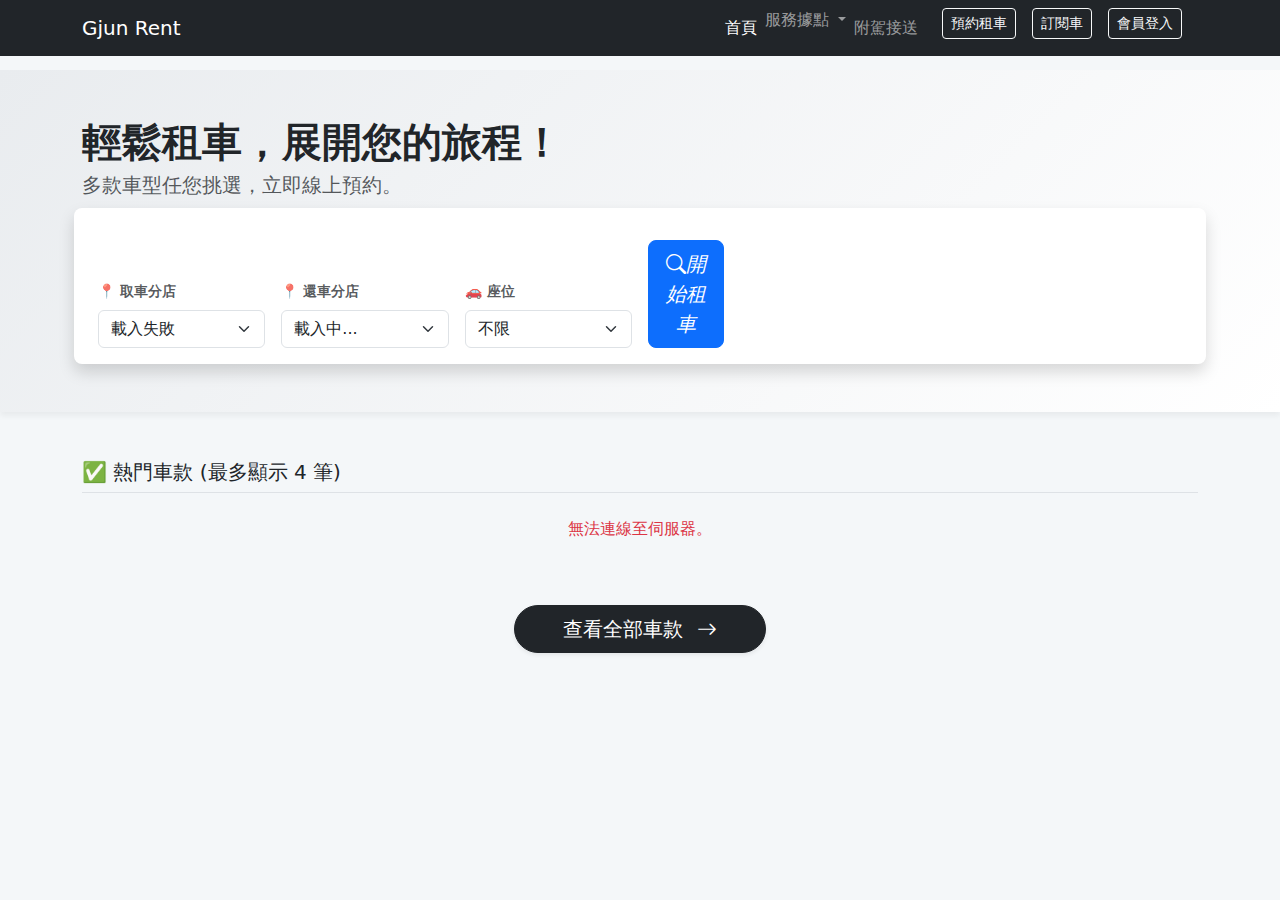
<file: frontend/index.html>
<!DOCTYPE html>
<html lang="zh-Hant">

<head>
    <meta charset="UTF-8">
    <title>Gjun Rent | 線上租車</title>

    <link href="https://cdn.jsdelivr.net/npm/bootstrap@5.3.3/dist/css/bootstrap.min.css" rel="stylesheet">
    <link rel="stylesheet" href="https://cdn.jsdelivr.net/npm/bootstrap-icons@1.11.3/font/bootstrap-icons.min.css">

    <script src="https://ajax.googleapis.com/ajax/libs/jquery/3.6.3/jquery.min.js"></script>

    <style>
        :root {
            --bs-primary-rgb: 40, 167, 69;
            --bs-primary: #28a745;
        }

        body {
            padding-top: 70px;
            background-color: #f4f7f9;
        }

        .search-header {
            background: linear-gradient(135deg, #e9ecef, #ffffff);
            border-bottom: none;
            box-shadow: 0 4px 6px rgba(0, 0, 0, 0.05);
        }

        .car-card {
            border-radius: 0.75rem;
            overflow: hidden;
            transition: transform 0.2s, box-shadow 0.2s;
        }

        .car-card:hover {
            transform: translateY(-5px);
            box-shadow: 0 10px 20px rgba(0, 0, 0, 0.1);
        }

        .car-card img {
            height: 220px;
            object-fit: cover;
        }

        .price-tag {
            font-size: 1.5rem;
            color: var(--bs-danger);
            font-weight: bold;
        }
    </style>
</head>

<body>

    <nav class="navbar navbar-expand-lg navbar-dark bg-dark fixed-top">
        <div class="container">
            <a class="navbar-brand" href="index.html">Gjun Rent</a>
            <button class="navbar-toggler" type="button" data-bs-toggle="collapse" data-bs-target="#navbarNav">
                <span class="navbar-toggler-icon"></span>
            </button>

            <div class="collapse navbar-collapse" id="navbarNav">
                <ul class="navbar-nav ms-auto">
                    <li class="nav-item">
                        <a class="nav-link active" href="index.html">首頁</a>
                    </li>

                    <li class="nav-item dropdown">
                        <button class="nav-link dropdown-toggle btn btn-link p-0" id="branchDropdown"
                            data-bs-toggle="dropdown">
                            服務據點
                        </button>
                        <ul class="dropdown-menu">
                            <li><a class="dropdown-item" href="branches.html?region=北部">北部租車</a></li>
                            <li><a class="dropdown-item" href="branches.html?region=中部">中部租車</a></li>
                            <li><a class="dropdown-item" href="branches.html?region=南部">南部租車</a></li>
                            <li><a class="dropdown-item" href="branches.html?region=東部">東部租車</a></li>
                            <li>
                                <hr class="dropdown-divider">
                            </li>
                            <li><a class="dropdown-item" href="branches.html?region=ALL">所有據點</a></li>
                        </ul>
                    </li>
                    <li class="nav-item">
                        <a class="nav-link" href="javascript:void(0)" onclick="goToAttachDriver()">
                            附駕接送
                        </a>
                    </li>

                    <li class="nav-item">
                        <button class="btn btn-outline-light btn-sm ms-lg-3" onclick="goToReserve()">
                            預約租車
                        </button>
                    </li>
                    <li class="nav-item">
                        <a class="btn btn-outline-light btn-sm ms-lg-3" href="subscribe_intro.html">
                            訂閱車
                        </a>
                    </li>
                    <li class="nav-item">
                        <button class="btn btn-outline-light btn-sm ms-lg-3" id="myorderbtn" style="display: none;"
                            onclick="goMyOrder()">
                            我的訂單
                        </button>
                    </li>

                    <li class="nav-item">
                        <button class="btn btn-outline-light btn-sm ms-lg-3" id="memberCenterBtn" style="display: none;"
                            onclick="location.href='member.html'">
                            會員中心
                        </button>
                    </li>

                    <li class="nav-item">
                        <button class="btn btn-outline-light btn-sm ms-lg-3" id="loginout" data-bs-toggle="modal"
                            data-bs-target="#loginModal">
                            會員登入
                        </button>
                    </li>

                    <li class="nav-item ms-3 d-flex align-items-center">
                        <span id="welcome-message" class="text-warning fw-bold"></span>
                    </li>
                </ul>
            </div>
        </div>
    </nav>

    <header class="search-header">
        <div class="container py-4 py-md-5">
            <h1 class="display-6 fw-bold mb-1">輕鬆租車，展開您的旅程！</h1>
            <p class="lead mb-4 text-muted">多款車型任您挑選，立即線上預約。</p>

            <form id="search-form" class="row gy-3 gx-3 align-items-end p-3 bg-white rounded-3 shadow">

                <div class="col-lg-2 col-md-6">
                    <label for="pickupLocation" class="form-label small fw-bold text-muted">📍 取車分店</label>
                    <select class="form-select" id="pickupLocation">
                        <option value="">載入中...</option>
                    </select>
                </div>

                <div class="col-lg-2 col-md-6">
                    <label for="returnLocation" class="form-label small fw-bold text-muted">📍 還車分店</label>
                    <select class="form-select" id="returnLocation">
                        <option value="">載入中...</option>
                    </select>
                </div>
                <!-- 
                <div class="col-lg-2 col-md-6">
                    <label for="pickupDate" class="form-label small fw-bold text-muted">🗓️ 取車日期</label>
                    <input type="date" class="form-control" id="pickupDate">
                </div>

                <div class="col-lg-2 col-md-6">
                    <label for="returnDate" class="form-label small fw-bold text-muted">🗓️ 還車日期</label>
                    <input type="date" class="form-control" id="returnDate">
                </div> -->

                <div class="col-lg-2 col-md-6">
                    <label for="carType" class="form-label small fw-bold text-muted">🚗 座位</label>
                    <select class="form-select" id="carType">
                        <option value="">不限</option>
                        <option value="5">5人座</option>
                        <option value="7">7-9人座</option>
                    </select>
                </div>

                <div class="col-lg-1 col-12 d-grid">
                    <button type="button" id="searchBtn" class="btn btn-primary btn-lg" onclick="goToReserve() ">
                        <i class="bi bi-search">開始租車</i>
                    </button>
                </div>
            </form>
        </div>
    </header>

    <main class="container my-5">
        <div class="row g-4">
            <div class="col-12">
                <h2 class="h5 mb-4 border-bottom pb-2">✅ 熱門車款 (最多顯示 4 筆)</h2>
                <div id="car-list" class="row g-4">
                    <p class="text-center py-5">
                        <span class="spinner-border text-primary" role="status"></span>
                        <span class="d-block mt-2 text-muted">正在載入車輛資訊...</span>
                    </p>
                </div>
                <div class="text-center mt-5">
                    <a href="car.html" class="btn btn-dark btn-lg px-5 rounded-pill shadow-sm">
                        查看全部車款 <i class="bi bi-arrow-right ms-2"></i>
                    </a>
                </div>
            </div>
        </div>
    </main>

    <div class="modal fade" id="loginModal" tabindex="-1" aria-hidden="true">
        <div class="modal-dialog">
            <div class="modal-content">
                <div class="modal-header">
                    <h5 class="modal-title">會員登入</h5>
                    <button type="button" class="btn-close" data-bs-dismiss="modal"></button>
                </div>
                <div class="modal-body">
                    <form id="loginForm" onsubmit="return false;">
                        <div class="mb-3">
                            <label for="username" class="form-label">帳號 (Email / 身分證)</label>
                            <input type="text" class="form-control" id="username" placeholder="請輸入帳號" required>
                        </div>
                        <div class="mb-3">
                            <label for="password" class="form-label">密碼</label>
                            <input type="password" class="form-control" id="password" placeholder="請輸入密碼" required>
                        </div>
                    </form>
                </div>
                <div class="modal-footer justify-content-between">
                    <a href="register.html" class="btn btn-link text-decoration-none">註冊新會員</a>
                    <button type="button" class="btn btn-primary" id="login">登入</button>
                </div>
            </div>
        </div>
    </div>

    <script src="https://cdn.jsdelivr.net/npm/bootstrap@5.3.3/dist/js/bootstrap.bundle.min.js"></script>

    <script src="js/member.js"></script>

    <script src="js/index.js"></script>

</body>

</html>
</file>
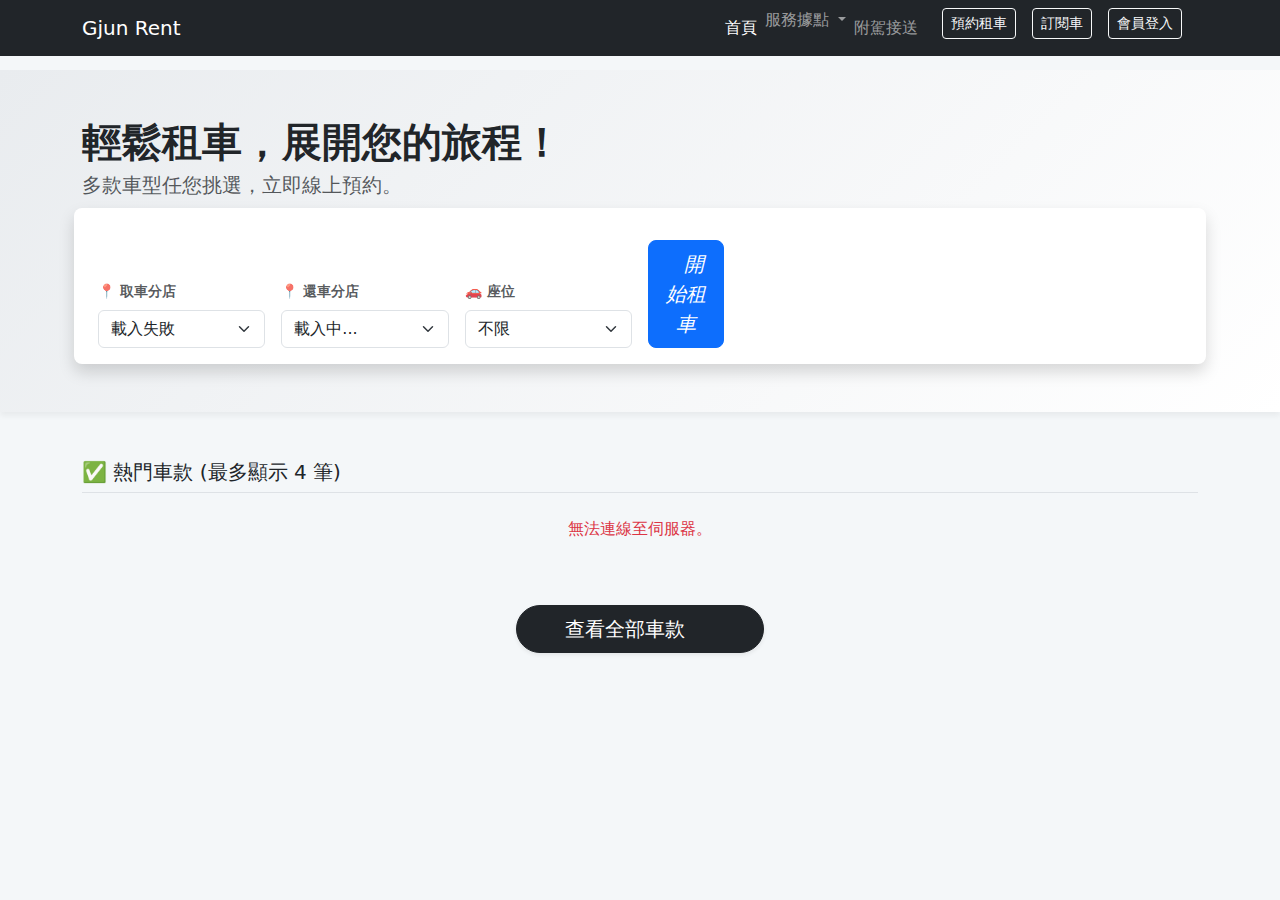
<file: frontend/attach-driver.html>
<!DOCTYPE html>
<html lang="zh-Hant">

<head>
    <meta charset="UTF-8">
    <title>附駕接送服務 | Gjun Rent</title>

    <link href="https://cdn.jsdelivr.net/npm/bootstrap@5.3.3/dist/css/bootstrap.min.css" rel="stylesheet">
    <script src="https://ajax.googleapis.com/ajax/libs/jquery/3.6.3/jquery.min.js"></script>

    <style>
        :root {
            --bs-primary-rgb: 40, 167, 69;
            --bs-primary: #28a745;
        }

        body {
            padding-top: 70px;
            background-color: #f4f7f9;
        }

        .form-card {
            background: white;
            border-radius: 12px;
            padding: 30px;
            box-shadow: 0 4px 15px rgba(0, 0, 0, 0.05);
            margin-bottom: 30px;
        }

        .step-title {
            border-left: 5px solid var(--bs-primary);
            padding-left: 15px;
            margin-bottom: 20px;
            font-weight: bold;
            color: #495057;
        }

        /* 車輛卡片樣式 */
        .vehicle-card {
            border: 2px solid transparent;
            border-radius: 10px;
            transition: 0.3s;
            cursor: pointer;
            height: 100%;
            /* 確保高度一致 */
        }

        .vehicle-card:hover {
            transform: translateY(-5px);
            box-shadow: 0 10px 20px rgba(0, 0, 0, 0.1);
            border-color: var(--bs-primary);
        }

        .vehicle-img {
            height: 160px;
            object-fit: cover;
            border-radius: 8px 8px 0 0;
        }
    </style>
</head>

<body>

    <nav class="navbar navbar-expand-lg navbar-dark bg-dark fixed-top">
        <div class="container">
            <a class="navbar-brand" href="index.html">Gjun Rent</a>
            <div class="collapse navbar-collapse">
                <ul class="navbar-nav ms-auto">
                    <li class="nav-item"><a class="nav-link" href="index.html">首頁</a></li>

                    <li class="nav-item dropdown">
                        <button class="nav-link dropdown-toggle btn btn-link p-0" id="branchDropdown"
                            data-bs-toggle="dropdown">服務據點</button>
                        <ul class="dropdown-menu">
                            <li><a class="dropdown-item" href="branches.html?region=北部">北部租車</a></li>
                            <li><a class="dropdown-item" href="branches.html?region=中部">中部租車</a></li>
                            <li><a class="dropdown-item" href="branches.html?region=南部">南部租車</a></li>
                            <li><a class="dropdown-item" href="branches.html?region=東部">東部租車</a></li>
                            <li>
                                <hr class="dropdown-divider">
                            </li>
                            <li><a class="dropdown-item" href="branches.html?region=ALL">所有據點</a></li>
                        </ul>
                    </li>

                    <li class="nav-item"><button class="btn btn-outline-light btn-sm ms-3"
                            onclick="location.href='http://localhost:8080/reserve'">預約租車</button></li>
                    <li class="nav-item"><a class="nav-link active" href="attach-driver.html">附駕接送</a></li>

                    <li class="nav-item"><button class="btn btn-outline-light btn-sm ms-3" id="myorderbtn"
                            style="display:none;" onclick="goMyOrder()">我的訂單</button></li>
                    <li class="nav-item"><button class="btn btn-outline-light btn-sm ms-3" id="memberCenterBtn"
                            style="display:none;" onclick="location.href='member.html'">會員中心</button></li>
                    <li class="nav-item"><button class="btn btn-outline-light btn-sm ms-3" id="loginout"
                            data-bs-toggle="modal" data-bs-target="#loginModal">會員登入</button></li>
                    <li class="nav-item ms-3 d-flex align-items-center"><span id="welcome-message"
                            class="text-warning fw-bold"></span></li>
                </ul>
            </div>
        </div>
    </nav>

    <div class="container py-5">
        <h2 class="text-center mb-4 fw-bold text-secondary">專屬司機接送服務</h2>

        <div class="form-card" id="step1-card">
            <h4 class="step-title">Step 1. 設置接送條件</h4>
            <form id="conditionForm">
                <div class="row g-3">
                    <div class="col-md-4">
                        <label class="form-label">姓名</label>
                        <input type="text" id="userName" class="form-control" required>
                    </div>
                    <div class="col-md-4">
                        <label class="form-label">電話 (10碼)</label>
                        <input type="tel" id="userPhone" class="form-control" pattern="\d{10}" required>
                    </div>
                    <div class="col-md-4">
                        <label class="form-label">Email</label>
                        <input type="email" id="userEmail" class="form-control" required>
                    </div>

                    <div class="col-md-6">
                        <label class="form-label">出發地點</label>
                        <select id="pickupPlace" class="form-select" required>
                            <option value="">請選擇</option>
                            <optgroup label="台灣機場">
                                <option>松山國際機場</option>
                                <option>桃園國際機場</option>
                                <option>清泉崗國際機場</option>
                                <option>小港國際機場</option>
                            </optgroup>
                            <optgroup label="台灣高鐵">
                                <option>高鐵-台北站</option>
                                <option>高鐵-台中站</option>
                                <option>高鐵-台南站</option>
                                <option>高鐵-左營站</option>
                            </optgroup>
                            <optgroup label="都會接送">
                                <option>台北市</option>
                                <option>台中市</option>
                                <option>高雄市</option>
                            </optgroup>
                        </select>
                    </div>
                    <div class="col-md-6">
                        <label class="form-label">目的地點</label>
                        <select id="dropoffPlace" class="form-select" required>
                            <option value="">請選擇</option>
                            <optgroup label="台灣機場">
                                <option>松山國際機場</option>
                                <option>桃園國際機場</option>
                                <option>清泉崗國際機場</option>
                                <option>小港國際機場</option>
                            </optgroup>
                            <optgroup label="台灣高鐵">
                                <option>高鐵-台北站</option>
                                <option>高鐵-台中站</option>
                                <option>高鐵-台南站</option>
                                <option>高鐵-左營站</option>
                            </optgroup>
                            <optgroup label="都會接送">
                                <option>台北市</option>
                                <option>台中市</option>
                                <option>高雄市</option>
                            </optgroup>
                        </select>
                    </div>

                    <div class="col-md-6">
                        <label class="form-label">用車日期</label>
                        <input type="date" id="pickupDate" class="form-control" required>
                    </div>
                    <div class="col-md-6">
                        <label class="form-label">出發時間</label>
                        <input type="time" id="pickupTime" class="form-control" required>
                    </div>

                    <div class="col-12 text-end mt-4">
                        <button type="button" id="showVehiclesBtn" class="btn btn-primary px-5"
                            onclick="showVehicles()">
                            下一步：選擇車型 <i class="bi bi-arrow-right"></i>
                        </button>
                    </div>
                </div>
            </form>
        </div>

        <div class="form-card" id="step2" style="display: none;">
            <h4 class="step-title">Step 2. 選擇服務車型</h4>
            <div id="vehicle-list" class="row g-4"></div>
        </div>

        <div class="form-card" id="step3" style="display: none;">
            <h4 class="step-title">Step 3. 確認訂單資訊</h4>

            <div class="row g-3">
                <div class="col-md-6">
                    <label class="form-label text-muted">已選車型</label>
                    <input type="text" id="vehicleName" class="form-control fw-bold" readonly>
                </div>
                <div class="col-md-6">
                    <label class="form-label">乘客人數</label>
                    <input type="number" id="passengerCount" class="form-control" min="1" value="1">
                </div>

                <div class="col-md-6">
                    <label class="form-label">需要行李服務？</label>
                    <select id="luggage" class="form-select">
                        <option value="no">不需要</option>
                        <option value="yes">需要</option>
                    </select>
                </div>
                <div class="col-md-6">
                    <label class="form-label">舉牌服務 (+200元)</label>
                    <select class="form-select" id="signage">
                        <option value="no">否</option>
                        <option value="yes">是</option>
                    </select>
                </div>

                <div class="col-md-6">
                    <label class="form-label text-muted">預估距離</label>
                    <div class="input-group">
                        <input type="text" id="distance" class="form-control" readonly>
                        <span class="input-group-text">km</span>
                    </div>
                </div>
                <div class="col-md-6">
                    <label class="form-label text-muted">預估費用</label>
                    <input type="text" id="price" class="form-control text-danger fw-bold fs-5" readonly>
                </div>

                <div class="col-12 d-flex justify-content-between mt-4">
                    <button type="button" class="btn btn-outline-secondary" onclick="goBackToStep2()">
                        <i class="bi bi-arrow-left"></i> 上一步
                    </button>
                    <button type="button" class="btn btn-success px-5 fw-bold" onclick="submitOrder()">
                        確認送出訂單 <i class="bi bi-check-lg"></i>
                    </button>
                </div>
            </div>
        </div>
    </div>

    <div class="modal fade" id="successModal" tabindex="-1" data-bs-backdrop="static">
        <div class="modal-dialog modal-dialog-centered">
            <div class="modal-content text-center p-4">
                <div class="modal-body">
                    <div class="text-success display-1 mb-3"><i class="bi bi-check-circle-fill"></i></div>
                    <h3 class="fw-bold mb-3">訂單成立成功！</h3>
                    <p class="text-muted mb-4">訂單編號：<span id="modalOrderNo" class="fw-bold text-dark"></span></p>
                    <p class="small text-muted">我們已收到您的預約，將儘快指派司機為您服務。</p>

                    <div class="d-grid gap-2">
                        <button onclick="location.href='order-search.html'"
                            class="btn btn-outline-primary">查詢訂單紀錄</button>
                        <button onclick="location.href='index.html'" class="btn btn-dark">返回首頁</button>
                    </div>
                </div>
            </div>
        </div>
    </div>

    <div class="modal fade" id="loginModal" tabindex="-1">
        <div class="modal-dialog">
            <div class="modal-content">
                <div class="modal-header">
                    <h5 class="modal-title">會員登入</h5><button class="btn-close" data-bs-dismiss="modal"></button>
                </div>
                <div class="modal-body">
                    <form id="loginForm" onsubmit="return false;">
                        <div class="mb-3">
                            <label for="username" class="form-label">帳號</label>
                            <input type="text" class="form-control" id="username" required>
                        </div>
                        <div class="mb-3">
                            <label for="password" class="form-label">密碼</label>
                            <input type="password" class="form-control" id="password" required>
                        </div>
                    </form>
                </div>
                <div class="modal-footer justify-content-between">
                    <a href="register.html">註冊</a>
                    <button class="btn btn-primary" id="login">登入</button>
                </div>
            </div>
        </div>
    </div>
    <script>
        window.onload = function () {
            const token = sessionStorage.getItem("jwtToken");
            if (!token) {
                alert("請先登入會員");
                location.href = "index.html"; // 踢回首頁
            }
            // ... (原本的 onload 邏輯) ...
        };

    </script>
    <script src="https://cdn.jsdelivr.net/npm/bootstrap@5.3.3/dist/js/bootstrap.bundle.min.js"></script>

    <script src="js/member.js"></script>

    <script src="js/attach-driver.js"></script>

</body>

</html>
</file>
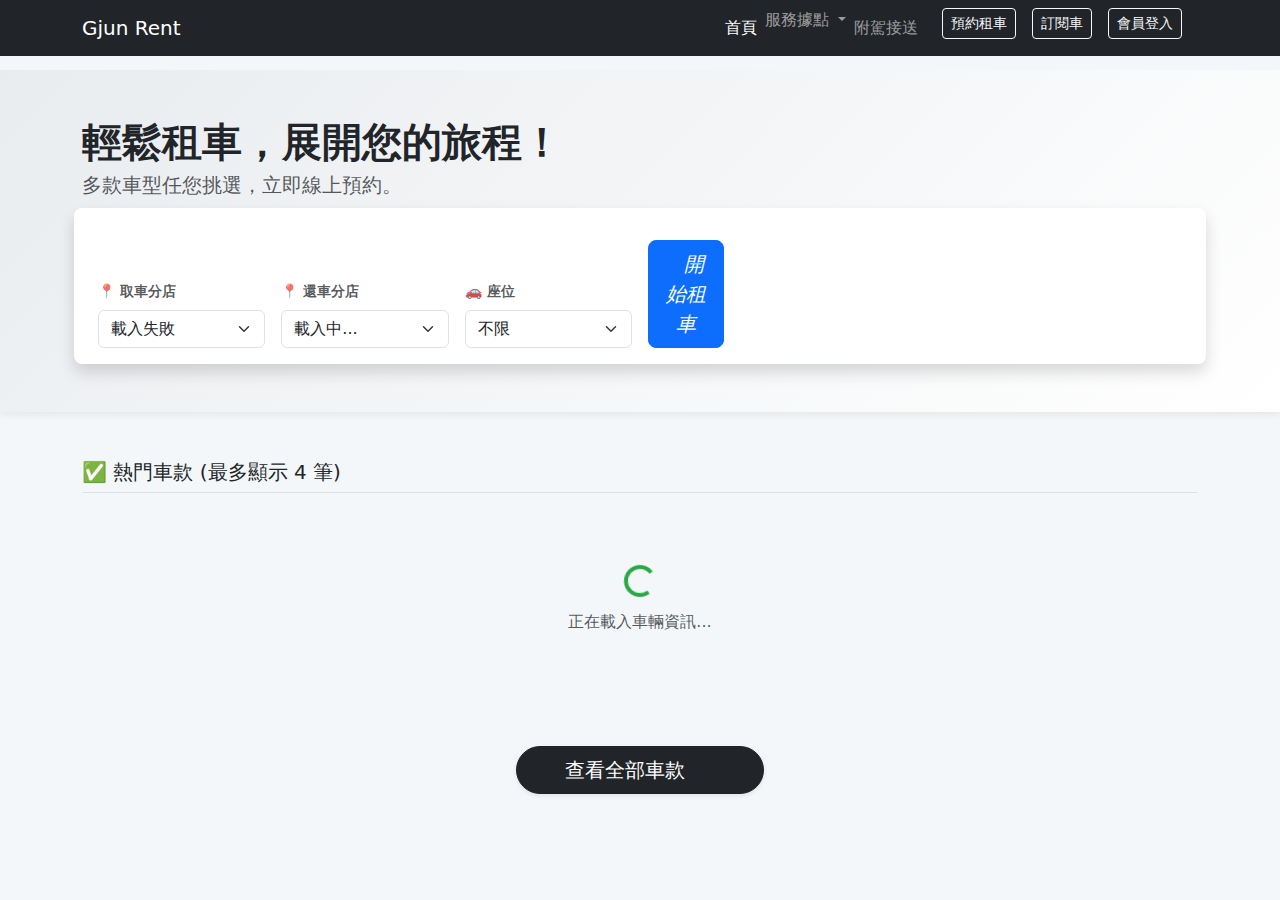
<file: frontend/member.html>
<!DOCTYPE html>
<html lang="zh-Hant">

<head>
    <meta charset="UTF-8">
    <title>會員中心 | GOTO Rent</title>

    <link href="https://cdn.jsdelivr.net/npm/bootstrap@5.3.3/dist/css/bootstrap.min.css" rel="stylesheet">
    <script src="https://ajax.googleapis.com/ajax/libs/jquery/3.6.3/jquery.min.js"></script>

    <style>
        body {
            padding-top: 70px;
            background-color: #f4f7f9;
        }

        /* 左側個人資訊卡 */
        .profile-card {
            background: white;
            border-radius: 10px;
            padding: 30px;
            box-shadow: 0 4px 15px rgba(0, 0, 0, 0.05);
            text-align: center;
        }

        .profile-avatar {
            width: 100px;
            height: 100px;
            background: #e9ecef;
            border-radius: 50%;
            margin: 0 auto 15px;
            display: flex;
            align-items: center;
            justify-content: center;
            font-size: 40px;
            color: #6c757d;
        }

        /* 右側表單卡 */
        .settings-card {
            background: white;
            border-radius: 10px;
            padding: 30px;
            box-shadow: 0 4px 15px rgba(0, 0, 0, 0.05);
        }

        .form-section-title {
            border-bottom: 2px solid #f8f9fa;
            padding-bottom: 10px;
            margin-bottom: 20px;
            font-weight: bold;
            color: #495057;
        }
    </style>
</head>

<body>

    <nav class="navbar navbar-expand-lg navbar-dark bg-dark fixed-top">
        <div class="container">
            <a class="navbar-brand" href="index.html">Gjun Rent</a>
            <div class="collapse navbar-collapse">
                <ul class="navbar-nav ms-auto">
                    <li class="nav-item"><a class="nav-link" href="index.html">首頁</a></li>
                    <li class="nav-item">
                        <button class="btn btn-outline-light btn-sm ms-3" onclick="goMyOrder()">
                            我的訂單
                        </button>
                    </li>
                    <li class="nav-item">
                        <button class="btn btn-outline-danger btn-sm ms-3" onclick="handleLogout()">
                            登出
                        </button>
                    </li>
                </ul>
            </div>
        </div>
    </nav>

    <div class="container py-5">
        <div class="row g-4">

            <div class="col-lg-4">
                <div class="profile-card">
                    <div class="profile-avatar">👤</div>
                    <h4 class="fw-bold" id="display-name">載入中...</h4>
                    <p class="text-muted mb-1" id="display-id">ID: --</p>
                    <span class="badge bg-success">一般會員</span>
                    <hr>
                    <div class="text-start small">
                        <p class="mb-2"><strong>註冊日期：</strong> <span id="display-date"></span></p>
                        <p class="mb-2"><strong>手機號碼：</strong> <span id="display-phone"></span></p>
                        <p class="mb-0"><strong>身分證號：</strong> <span id="display-idn"></span></p>
                    </div>
                </div>
            </div>

            <div class="col-lg-8">
                <div class="settings-card">

                    <h5 class="form-section-title">📝 修改基本資料</h5>
                    <form id="updateInfoForm" onsubmit="return false;">
                        <div class="row g-3 mb-4">
                            <div class="col-md-6">
                                <label class="form-label">Email (帳號)</label>
                                <input type="email" class="form-control" id="updateemail">
                            </div>
                            <div class="col-md-6">
                                <label class="form-label">通訊地址</label>
                                <input type="text" class="form-control" id="updateaddress">
                            </div>
                            <div class="col-12 text-end">
                                <button class="btn btn-primary" id="submitupdate">儲存變更</button>
                            </div>
                        </div>
                    </form>

                    <h5 class="form-section-title mt-5">🔒 修改密碼</h5>
                    <form id="updatePwForm" onsubmit="return false;">
                        <div class="row g-3">
                            <div class="col-md-4">
                                <label class="form-label">舊密碼</label>
                                <input type="password" class="form-control" id="originalpw">
                            </div>
                            <div class="col-md-4">
                                <label class="form-label">新密碼</label>
                                <input type="password" class="form-control" id="newpw1">
                            </div>
                            <div class="col-md-4">
                                <label class="form-label">確認新密碼</label>
                                <input type="password" class="form-control" id="newpw2">
                            </div>
                            <div class="col-12 text-end">
                                <button class="btn btn-warning text-dark" id="pwupdate">變更密碼</button>
                            </div>
                        </div>
                    </form>

                </div>
            </div>
        </div>
    </div>

    <script src="https://cdn.jsdelivr.net/npm/bootstrap@5.3.3/dist/js/bootstrap.bundle.min.js"></script>
    <script src="js/member.js"></script>

    <script>
        // 頁面載入後執行
        $(document).ready(async function () {
            // 1. 檢查登入狀態 (使用 member.js 的函數)
            const valid = await checkLoginStatusAsync();
            if (!valid) {
                alert("請先登入");
                window.location.href = "index.html";
                return;
            }

            // 2. 從 SessionStorage 讀取資料並填入畫面
            // 注意：這裡的 Key 必須跟 member.js 存入的一致
            const memName = sessionStorage.getItem("memberName");
            const memId = sessionStorage.getItem("memberId");
            const memIdNum = sessionStorage.getItem("memberIdNumber") || ""; // 需確認 loginresult 有存這個
            const memPhone = sessionStorage.getItem("memberPhone");
            const memDate = sessionStorage.getItem("memberRegisterDate"); // 需確認 loginresult 有存這個
            const memEmail = sessionStorage.getItem("memberEmail");
            const memAddress = sessionStorage.getItem("memberAddress");

            // 填入文字顯示區
            $("#display-name").text(memName);
            $("#display-id").text("ID: " + memId);
            $("#display-date").text(memDate);

            // 遮蔽個資處理
            const maskedId = memIdNum.length > 7 ? memIdNum.substring(0, 4) + "***" + memIdNum.substring(memIdNum.length - 3) : memIdNum;
            const maskedPhone = memPhone.length > 7 ? memPhone.substring(0, 4) + "***" + memPhone.substring(memPhone.length - 3) : memPhone;

            $("#display-idn").text(maskedId);
            $("#display-phone").text(maskedPhone);

            // 填入表單輸入框
            $("#updateemail").val(memEmail);
            $("#updateaddress").val(memAddress);

            // 3. 綁定修改資料按鈕
            $("#submitupdate").click(function () {
                $.ajax({
                    url: "http://localhost:8080/updatemember",
                    type: "PUT",
                    contentType: "application/json",
                    // ⭐ JWT Header
                    headers: { "Authorization": "Bearer " + sessionStorage.getItem("jwtToken") },
                    data: JSON.stringify({
                        memberId: memId, // 辨識使用者
                        email: $("#updateemail").val(),
                        address: $("#updateaddress").val()
                    }),
                    success: function (res) {
                        alert("資料更新成功！");
                        // 更新 SessionStorage
                        sessionStorage.setItem("memberEmail", res.email);
                        sessionStorage.setItem("memberAddress", res.address);
                    },
                    error: function () {
                        alert("更新失敗，請稍後再試");
                    }
                });
            });

            // 4. 綁定修改密碼按鈕
            $("#pwupdate").click(function () {
                const oldPw = $("#originalpw").val();
                const newPw1 = $("#newpw1").val();
                const newPw2 = $("#newpw2").val();

                if (newPw1 !== newPw2) {
                    alert("兩次新密碼輸入不一致");
                    return;
                }

                $.ajax({
                    url: "http://localhost:8080/updatepassword",
                    type: "PUT",
                    // ⭐ 注意：後端 Controller 這裡是用 @RequestParam，不是 @RequestBody
                    headers: { "Authorization": "Bearer " + sessionStorage.getItem("jwtToken") },
                    data: {
                        memid: memId,
                        oldpw: oldPw,
                        newpw: newPw1
                    },
                    success: function () {
                        alert("密碼修改成功，請重新登入");
                        handleLogout();
                    },
                    error: function (xhr) {
                        alert("修改失敗：" + (xhr.responseText || "舊密碼錯誤"));
                    }
                });
            });
        });
    </script>

</body>

</html>
</file>
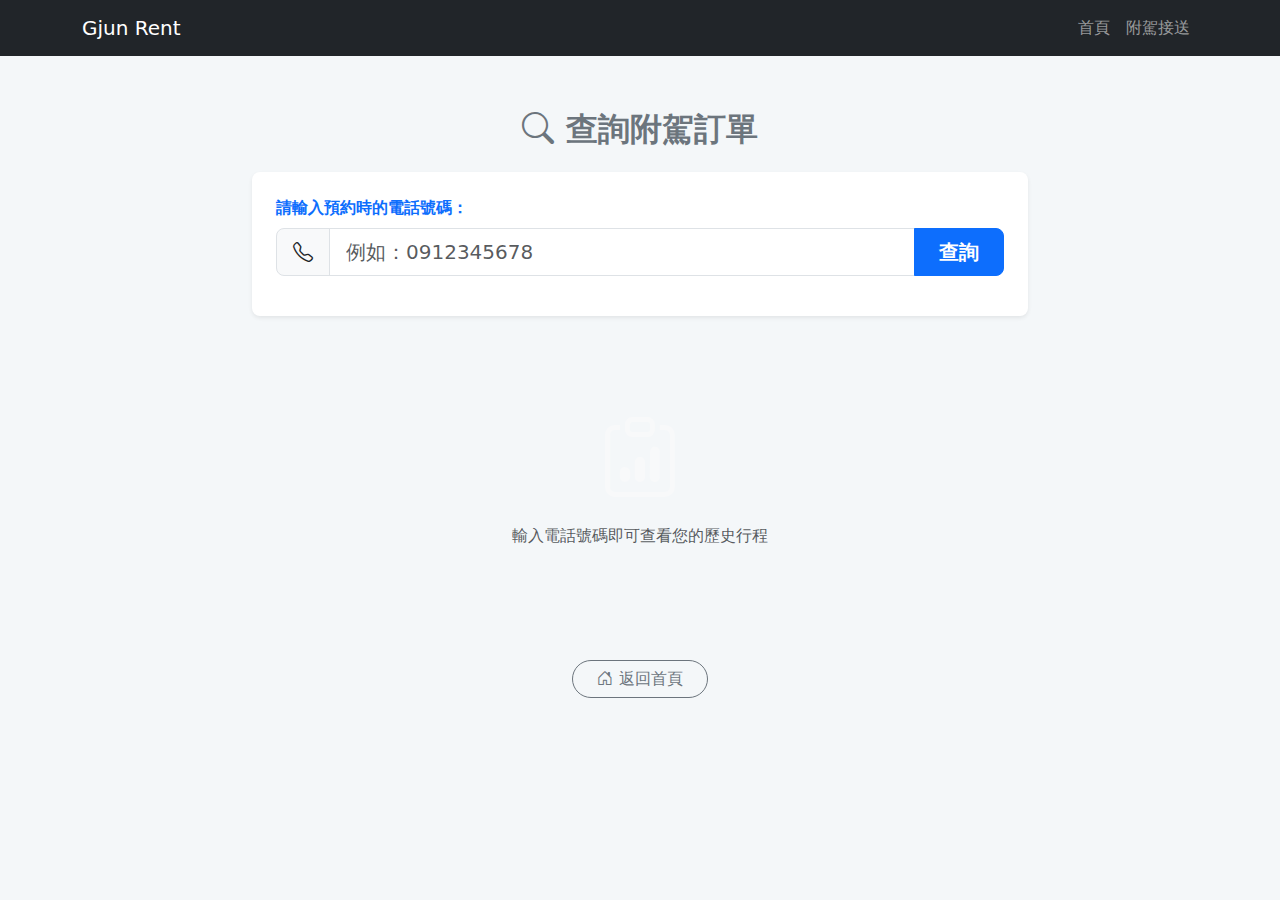
<file: frontend/order-search.html>
<!DOCTYPE html>
<html lang="zh-Hant">

<head>
    <meta charset="UTF-8">
    <title>附駕訂單查詢 | Gjun Rent</title>

    <link href="https://cdn.jsdelivr.net/npm/bootstrap@5.3.3/dist/css/bootstrap.min.css" rel="stylesheet">
    <script src="https://ajax.googleapis.com/ajax/libs/jquery/3.6.3/jquery.min.js"></script>
    <link rel="stylesheet" href="https://cdn.jsdelivr.net/npm/bootstrap-icons@1.11.3/font/bootstrap-icons.min.css">

    <style>
        body {
            padding-top: 70px;
            background-color: #f4f7f9;
        }
        
        .search-container {
            max-width: 800px;
            margin: 40px auto;
        }
        
        /* 歷史紀錄標籤 */
        .history-badge {
            cursor: pointer;
            margin-right: 8px;
            margin-bottom: 8px;
            font-size: 0.9rem;
            transition: 0.2s;
            padding: 8px 12px;
            border-radius: 20px;
        }
        .history-badge:hover {
            background-color: #0d6efd !important;
            color: white !important;
            border-color: #0d6efd !important;
        }

        /* 訂單結果卡片 */
        .order-card {
            border: none;
            border-radius: 12px;
            background: white;
            box-shadow: 0 4px 10px rgba(0,0,0,0.05);
            margin-bottom: 20px;
            border-left: 5px solid #198754; /* 綠色代表已成立/附駕 */
            transition: transform 0.2s;
        }
        .order-card:hover {
            transform: translateY(-3px);
            box-shadow: 0 8px 15px rgba(0,0,0,0.1);
        }
        
        .order-header {
            display: flex;
            justify-content: space-between;
            align-items: center;
            border-bottom: 1px solid #f0f0f0;
            padding-bottom: 10px;
            margin-bottom: 15px;
        }
        
        .info-label {
            color: #6c757d;
            font-size: 0.9rem;
        }
        .info-value {
            font-weight: 500;
            color: #212529;
        }
    </style>
</head>

<body>

    <nav class="navbar navbar-expand-lg navbar-dark bg-dark fixed-top">
        <div class="container">
            <a class="navbar-brand" href="index.html">Gjun Rent</a>
            <div class="collapse navbar-collapse">
                <ul class="navbar-nav ms-auto">
                    <li class="nav-item"><a class="nav-link" href="index.html">首頁</a></li>
                    <li class="nav-item"><a class="nav-link" href="attach-driver.html">附駕接送</a></li>
                </ul>
            </div>
        </div>
    </nav>

    <div class="container search-container">
        <h2 class="fw-bold mb-4 text-center text-secondary">
            <i class="bi bi-search"></i> 查詢附駕訂單
        </h2>

        <div class="card p-4 shadow-sm mb-5 bg-white border-0 rounded-3">
            <label class="form-label fw-bold text-primary">請輸入預約時的電話號碼：</label>
            
            <div class="input-group input-group-lg mb-3">
                <span class="input-group-text bg-light"><i class="bi bi-telephone"></i></span>
                <input id="phoneInput" type="tel" class="form-control" placeholder="例如：0912345678">
                <button class="btn btn-primary px-4 fw-bold" onclick="searchOrders()">
                    查詢
                </button>
            </div>
            
            <div id="historySection" class="mt-2" style="display: none;">
                <small class="text-muted me-2 d-block mb-2">最近搜尋：</small>
                <div id="historyBadges" class="d-flex flex-wrap">
                    </div>
            </div>
        </div>

        <div id="resultArea">
            <div class="text-center text-muted py-5">
                <i class="bi bi-clipboard-data display-1 text-light"></i>
                <p class="mt-3">輸入電話號碼即可查看您的歷史行程</p>
            </div>
        </div>
        
        <div class="text-center mt-5 mb-5">
            <a href="index.html" class="btn btn-outline-secondary rounded-pill px-4">
                <i class="bi bi-house-door"></i> 返回首頁
            </a>
        </div>
    </div>

    <script src="https://cdn.jsdelivr.net/npm/bootstrap@5.3.3/dist/js/bootstrap.bundle.min.js"></script>
    
    <script>
        const API_BASE = "http://localhost:8080/api/orders";

        // 初始化
        window.onload = function () {
            loadHistory();
        };

        // 查詢訂單
        async function searchOrders() {
            const phone = document.getElementById("phoneInput").value.trim();
            
            if (!phone) {
                // 使用簡單的 Alert 或 Bootstrap Toast (這裡維持簡單 alert)
                alert("請輸入電話號碼");
                return;
            }

            // 儲存紀錄
            saveHistory(phone);
            loadHistory(); // 更新畫面上的紀錄

            const resultArea = document.getElementById("resultArea");
            
            // Loading 動畫
            resultArea.innerHTML = `
                <div class="text-center py-5">
                    <div class="spinner-border text-primary" role="status"></div>
                    <p class="mt-2 text-muted">正在查詢訂單...</p>
                </div>
            `;

            try {
                const res = await fetch(`${API_BASE}/phone/${phone}`);
                
                if (res.status === 404) {
                    resultArea.innerHTML = `
                        <div class="alert alert-warning text-center border-0 shadow-sm">
                            <i class="bi bi-exclamation-circle me-2"></i> 查無此電話的訂單資料
                        </div>`;
                    return;
                }

                const list = await res.json();
                
                // 渲染結果 (美化版卡片)
                let html = `<h5 class="mb-4 text-muted border-start border-4 border-primary ps-3">查詢結果：共 ${list.length} 筆</h5>`;

                list.forEach(order => {
                    // 處理可能的 null 值
                    const carName = order.adscar ? order.adscar.name : '<span class="text-muted">未指定</span>';
                    
                    html += `
                        <div class="order-card p-4">
                            <div class="order-header">
                                <div>
                                    <span class="badge bg-secondary mb-1">訂單編號</span>
                                    <h5 class="mb-0 fw-bold text-dark">#${order.orderNo}</h5>
                                </div>
                                <span class="badge bg-success rounded-pill px-3 py-2">已成立</span>
                            </div>
                            
                            <div class="row g-3">
                                <div class="col-md-6">
                                    <span class="info-label">預約人</span>
                                    <div class="info-value">${order.name}</div>
                                </div>
                                <div class="col-md-6">
                                    <span class="info-label">聯絡電話</span>
                                    <div class="info-value">${order.phone}</div>
                                </div>
                                <div class="col-md-6">
                                    <span class="info-label">預約車型</span>
                                    <div class="info-value text-primary">${carName}</div>
                                </div>
                                <div class="col-md-6">
                                    <span class="info-label">訂單金額</span>
                                    <div class="info-value text-danger fs-5">NT$ ${order.totalPrice}</div>
                                </div>
                                
                                <div class="col-12"><hr class="my-2 text-muted opacity-25"></div>
                                
                                <div class="col-md-6">
                                    <div class="d-flex align-items-center">
                                        <i class="bi bi-geo-alt-fill text-success me-2"></i>
                                        <div>
                                            <span class="info-label d-block">出發地點</span>
                                            <span class="info-value">${order.pickupPlace}</span>
                                        </div>
                                    </div>
                                </div>
                                <div class="col-md-6">
                                    <div class="d-flex align-items-center">
                                        <i class="bi bi-geo-alt-fill text-danger me-2"></i>
                                        <div>
                                            <span class="info-label d-block">抵達地點</span>
                                            <span class="info-value">${order.dropoffPlace}</span>
                                        </div>
                                    </div>
                                </div>
                                
                                <div class="col-12 mt-3 pt-2 border-top">
                                    <span class="text-muted small">
                                        <i class="bi bi-clock me-1"></i> 用車時間：
                                        <span class="fw-bold text-dark">${order.pickupDate} ${order.pickupTime}</span>
                                    </span>
                                </div>
                            </div>
                        </div>
                    `;
                });
                resultArea.innerHTML = html;

            } catch (e) {
                console.error(e);
                resultArea.innerHTML = `
                    <div class="alert alert-danger text-center border-0 shadow-sm">
                        <i class="bi bi-wifi-off me-2"></i> 伺服器連線失敗，請稍後再試
                    </div>`;
            }
        }

        // 儲存搜尋紀錄
        function saveHistory(phone) {
            let history = JSON.parse(localStorage.getItem("orderSearchHistory") || "[]");
            // 去重複
            history = history.filter(p => p !== phone);
            // 最新的放最前面
            history.unshift(phone);
            // 最多五筆
            if (history.length > 5) history.pop();
            localStorage.setItem("orderSearchHistory", JSON.stringify(history));
        }

        // 載入歷史紀錄 (轉為 Badge)
        function loadHistory() {
            const history = JSON.parse(localStorage.getItem("orderSearchHistory") || "[]");
            const badgeArea = document.getElementById("historyBadges");
            badgeArea.innerHTML = "";

            if(history.length === 0) {
                document.getElementById("historySection").style.display = 'none';
                return;
            }
            document.getElementById("historySection").style.display = 'block';

            history.forEach(phone => {
                const span = document.createElement("span");
                span.className = "badge bg-white text-dark border history-badge shadow-sm";
                span.innerHTML = `<i class="bi bi-clock-history me-1 text-muted"></i> ${phone}`;
                
                // 點擊填入並自動查詢
                span.onclick = function () {
                    document.getElementById("phoneInput").value = phone;
                    searchOrders();
                };
                badgeArea.appendChild(span);
            });
        }
    </script>

</body>
</html>
</file>
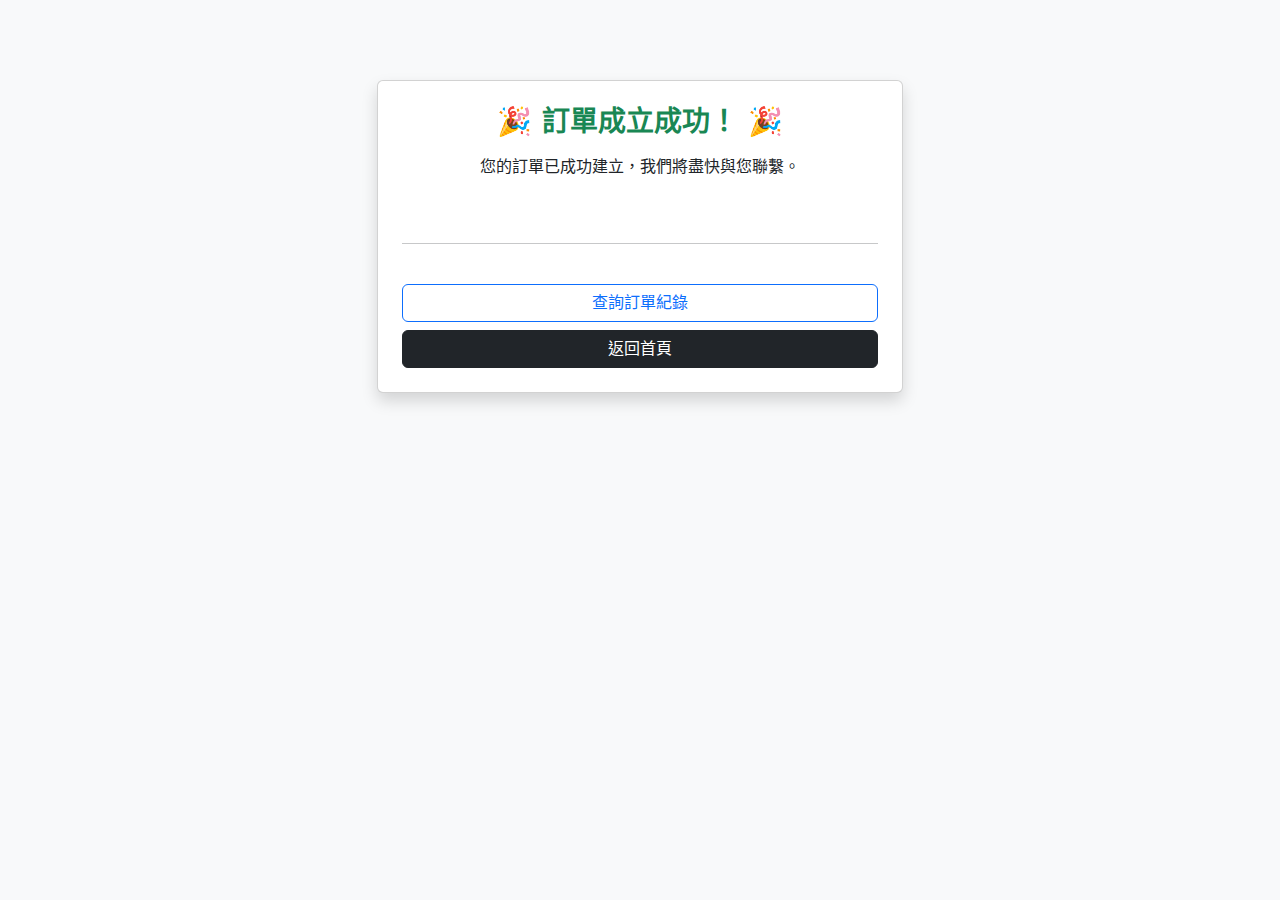
<file: frontend/order-success.html>
<!DOCTYPE html>
<html lang="zh-TW">

<head>
    <meta charset="UTF-8">
    <title>訂單成立成功</title>
    <link href="https://cdn.jsdelivr.net/npm/bootstrap@5.3.2/dist/css/bootstrap.min.css" rel="stylesheet">

    <style>
        .success-box {
            max-width: 550px;
            margin: auto;
            margin-top: 80px;
        }

        .order-id {
            font-size: 1.4rem;
            font-weight: bold;
            color: #d63384;
        }
    </style>
</head>

<body class="bg-light">

    <div class="container success-box">

        <div class="card shadow p-4">
            <h3 class="text-center text-success fw-bold mb-3">🎉 訂單成立成功！ 🎉</h3>

            <p class="text-center">
                您的訂單已成功建立，我們將盡快與您聯繫。
            </p>

            <p class="text-center order-id" id="orderNoText"></p>

            <div class="mt-3" id="orderDetail"></div>

            <hr>

            <div class="d-grid gap-2 mt-4">
                <button onclick="location.href='order-search.html'" class="btn btn-outline-primary">
                    查詢訂單紀錄
                </button>

                <button onclick="location.href='index.html'" class="btn btn-dark">
                    返回首頁
                </button>
            </div>
        </div>

    </div>
    <scrip src="../static/js/order-success.js">
        </script>
</body>

</html>
</file>
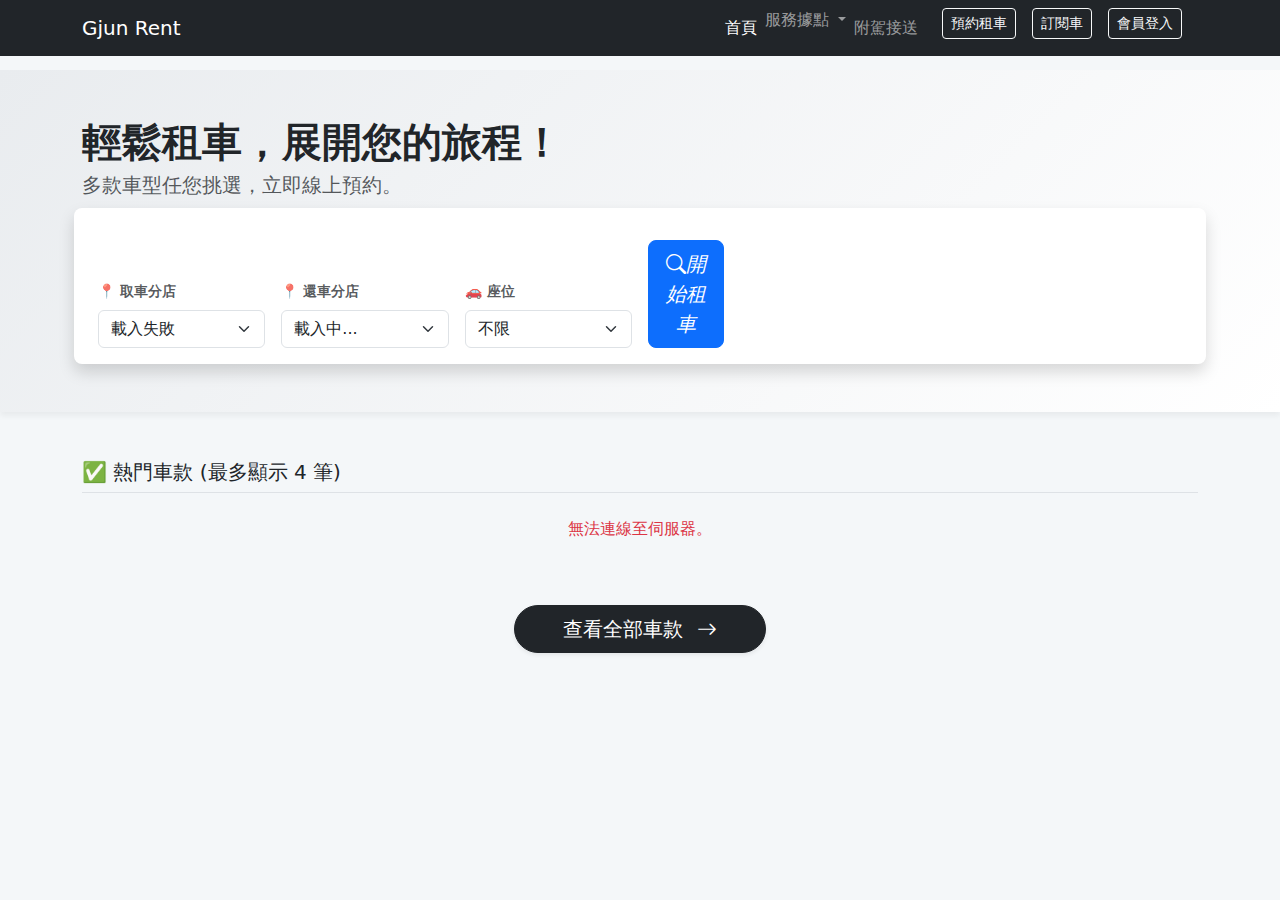
<file: frontend/order.html>
<!DOCTYPE html>
<html lang="zh-Hant">

<head>
    <meta charset="UTF-8" />
    <title>訂閱訂單查詢 | Gjun Rent</title>
    <link href="https://cdn.jsdelivr.net/npm/bootstrap@5.3.3/dist/css/bootstrap.min.css" rel="stylesheet">
    <script src="https://ajax.googleapis.com/ajax/libs/jquery/3.6.3/jquery.min.js"></script>

    <style>
        body {
            padding-top: 70px;
            background-color: #f4f7f9;
        }

        .status-in-progress {
            color: #198754;
            font-weight: bold;
        }

        .status-completed {
            color: #6c757d;
        }
    </style>
</head>

<body>

    <nav class="navbar navbar-expand-lg navbar-dark bg-dark fixed-top">
        <div class="container">
            <a class="navbar-brand" href="index.html">Gjun Rent</a>
            <div class="collapse navbar-collapse">
                <ul class="navbar-nav ms-auto">
                    <li class="nav-item"><a class="nav-link" href="index.html">首頁</a></li>
                    <li class="nav-item"><a class="nav-link" href="subscribe.html">我要訂閱</a></li>
                    <li class="nav-item">
                        <button class="btn btn-outline-danger btn-sm ms-3" onclick="handleLogout()">登出</button>
                    </li>
                </ul>
            </div>
        </div>
    </nav>

    <div class="container py-5">
        <div class="d-flex justify-content-between align-items-center mb-4">
            <h2 class="fw-bold text-secondary">📋 我的訂閱紀錄</h2>
            <span class="badge bg-info text-dark fs-6" id="currentUserBadge">載入中...</span>
        </div>

        <div class="card shadow-sm border-0">
            <div class="card-body p-0">
                <div class="table-responsive">
                    <table class="table table-hover mb-0 align-middle" id="orderTable">
                        <thead class="table-light">
                            <tr>
                                <th>訂單編號</th>
                                <th>車型 ID</th>
                                <th>開始日期</th>
                                <th>結束日期</th>
                                <th>總金額</th>
                                <th>狀態</th>
                            </tr>
                        </thead>
                        <tbody>
                        </tbody>
                    </table>
                </div>
            </div>
        </div>

        <div id="emptyMsg" class="text-center py-5 d-none">
            <p class="text-muted">目前沒有任何訂閱紀錄</p>
            <a href="subscribe.html" class="btn btn-primary">前往訂閱</a>
        </div>
    </div>

    <script src="js/member.js"></script>
    <script src="js/order.js"></script>
</body>

</html>
</file>
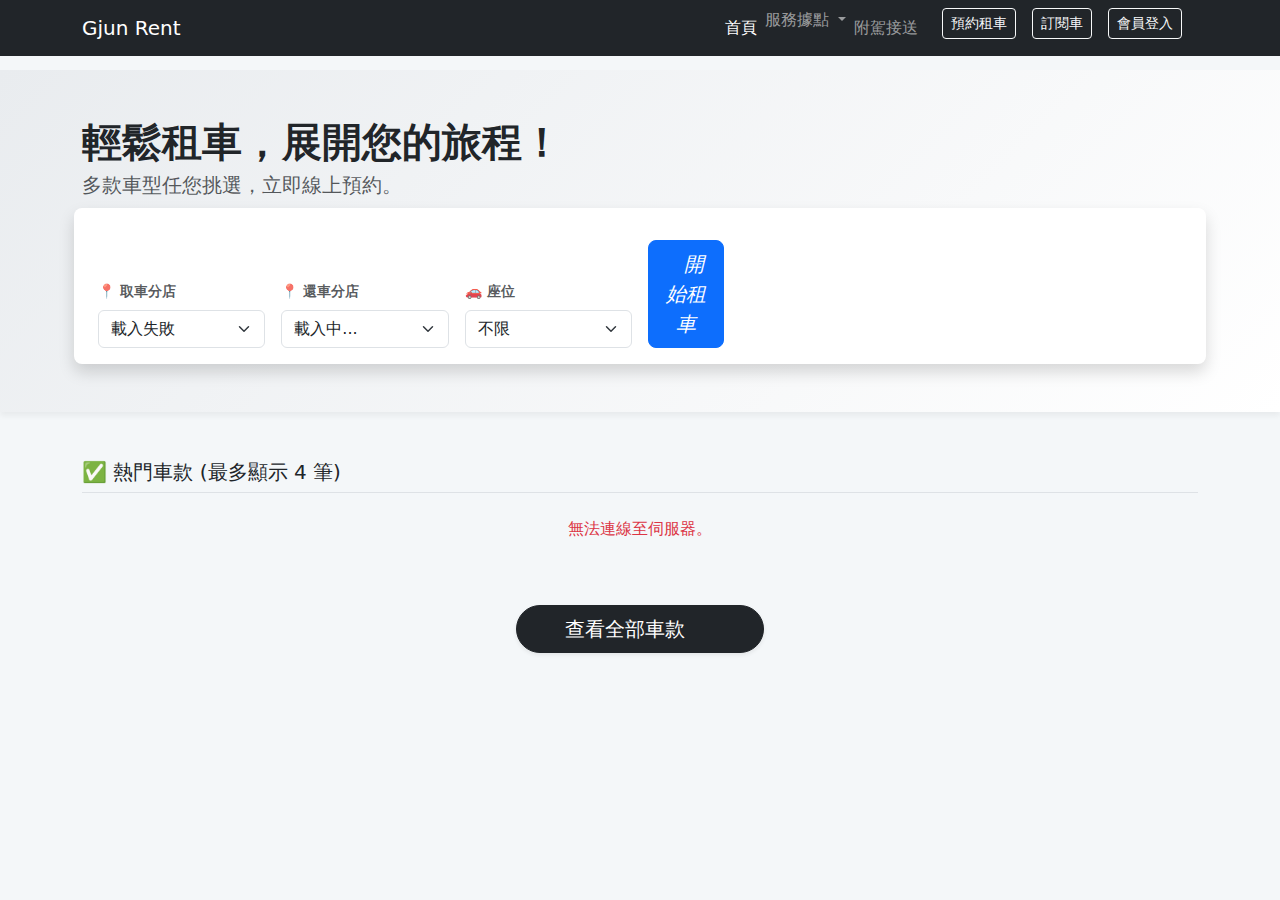
<file: frontend/subscribe.html>
<!DOCTYPE html>
<html lang="zh-Hant">

<head>
    <meta charset="UTF-8">
    <title>我要訂閱 | Gjun Rent</title>
    <link href="https://cdn.jsdelivr.net/npm/bootstrap@5.3.3/dist/css/bootstrap.min.css" rel="stylesheet">
    <script src="https://ajax.googleapis.com/ajax/libs/jquery/3.6.3/jquery.min.js"></script>
    <link rel="stylesheet" href="css/subscribe.css">
    <style>
        body {
            padding-top: 70px;
            background-color: #f4f7f9;
        }

        .step {
            display: none;
        }

        .step.active {
            display: block;
            animation: fadeIn 0.5s;
        }

        @keyframes fadeIn {
            from {
                opacity: 0;
            }

            to {
                opacity: 1;
            }
        }

        .filter-bar {
            background: white;
            padding: 20px;
            border-radius: 10px;
            box-shadow: 0 4px 10px rgba(0, 0, 0, 0.05);
            margin-bottom: 30px;
        }
    </style>
</head>

<body>

    <nav class="navbar navbar-expand-lg navbar-dark bg-dark fixed-top">
        <div class="container">
            <a class="navbar-brand" href="index.html">Gjun Rent</a>
            <div class="collapse navbar-collapse">
                <ul class="navbar-nav ms-auto">
                    <li class="nav-item"><a class="nav-link" href="index.html">首頁</a></li>
                    <li class="nav-item"><a class="nav-link active" href="subscribe.html">我要訂閱</a></li>

                    <li class="nav-item"><button class="btn btn-outline-light btn-sm ms-3" id="myorderbtn"
                            style="display:none;" onclick="goMyOrder()">我的訂單</button></li>
                    <li class="nav-item"><button class="btn btn-outline-light btn-sm ms-3" id="memberCenterBtn"
                            style="display:none;" onclick="location.href='member.html'">會員中心</button></li>
                    <li class="nav-item"><button class="btn btn-outline-light btn-sm ms-3" id="loginout"
                            data-bs-toggle="modal" data-bs-target="#loginModal">會員登入</button></li>
                    <li class="nav-item ms-3 d-flex align-items-center"><span id="welcome-message"
                            class="text-warning fw-bold"></span></li>
                </ul>
            </div>
        </div>
    </nav>

    <div class="container py-5">
        <section id="step1" class="step active">
            <h2 class="text-center fw-bold mb-4 text-secondary">STEP 1. 選擇訂閱車款</h2>
            <div class="filter-bar">
                <div class="row g-3">
                    <div class="col-md-3"><select id="filterBrand" class="form-select">
                            <option value="">品牌</option>
                        </select></div>
                    <div class="col-md-3"><select id="filterPrice" class="form-select">
                            <option value="">月費預算</option>
                        </select></div>
                    <div class="col-md-3"><select id="filterArea" class="form-select">
                            <option value="">取車區域</option>
                        </select></div>
                    <div class="col-md-3"><button id="searchBtn" class="btn btn-primary w-100">搜尋</button></div>
                </div>
            </div>
            <div class="carousel-container position-relative">
                <button class="carousel-btn left btn btn-light rounded-circle shadow" id="carPrev">❮</button>
                <div class="carousel-window">
                    <div id="carouselTrack" class="carousel-track"></div>
                </div>
                <button class="carousel-btn right btn btn-light rounded-circle shadow" id="carNext">❯</button>
            </div>
        </section>

        <section id="step2" class="step">
            <h2 class="text-center fw-bold mb-4 text-secondary">STEP 2. 訂閱條款確認</h2>
            <div class="card shadow-sm p-4 mb-4">
                <div class="d-flex justify-content-center gap-2 mb-3">
                    <button class="btn btn-outline-secondary tab active" data-tab="doc">取車文件</button>
                    <button class="btn btn-outline-secondary tab" data-tab="note">注意事項</button>
                    <button class="btn btn-outline-secondary tab" data-tab="insurance">保險內容</button>
                    <button class="btn btn-outline-secondary tab" data-tab="cancel">取消政策</button>
                </div>
                <div id="tabContent" class="bg-light p-4 rounded text-center"></div>
            </div>
            <div class="d-flex justify-content-between">
                <button class="btn btn-secondary px-4" onclick="backToStep1()">上一步</button>
                <button class="btn btn-primary px-4" onclick="goStep3()">同意並繼續</button>
            </div>
        </section>

        <section id="step3" class="step">
            <h2 class="text-center fw-bold mb-4 text-secondary">STEP 3. 訂單試算與送出</h2>
            <div class="row g-4">
                <div class="col-md-6">
                    <div class="card shadow-sm p-4 h-100">
                        <h5 class="fw-bold mb-3">訂閱資訊</h5>
                        <div class="text-center mb-3">
                            <img id="s3_carImg" class="img-fluid rounded" style="max-height: 200px;">
                            <h4 id="s3_carName" class="mt-2 fw-bold"></h4>
                        </div>
                        <div class="mb-3">
                            <label class="form-label">取車據點</label>
                            <select id="s3_store" class="form-select">
                                <option>台北車站</option>
                                <option>台中車站</option>
                                <option>高雄車站</option>
                            </select>
                        </div>
                        <div class="row g-2 mb-3">
                            <div class="col-6"><label class="form-label">取車日期</label><input type="date" id="s3_date"
                                    class="form-control"></div>
                            <div class="col-6"><label class="form-label">時間</label><input type="time" id="s3_time"
                                    class="form-control"></div>
                        </div>
                        <div class="mb-3">
                            <label class="form-label">訂閱租期</label>
                            <select id="s3_month" class="form-select">
                                <option value="3">3 個月</option>
                                <option value="6">6 個月</option>
                                <option value="9">9 個月</option>
                                <option value="12">12 個月</option>
                            </select>
                        </div>
                        <p class="text-muted small">🎁 里程優惠：<span id="s3_mileageBonus"
                                class="text-success fw-bold">0</span> km/月</p>
                    </div>
                </div>
                <div class="col-md-6">
                    <div class="card shadow-sm p-4 h-100 bg-dark text-white">
                        <h5 class="fw-bold mb-3 text-warning">費用試算</h5>
                        <hr class="border-secondary">
                        <div class="d-flex justify-content-between mb-2"><span>租期總月費</span><span id="s3_totalFee">NT$
                                0</span></div>
                        <div class="d-flex justify-content-between mb-2"><span>保證金</span><span>NT$ 10,000</span></div>
                        <hr class="border-secondary">
                        <div class="d-flex justify-content-between align-items-center mt-4">
                            <span class="fs-5">首期應付總額</span><span id="s3_finalTotal"
                                class="fs-2 fw-bold text-danger">NT$ 0</span>
                        </div>
                        <div class="mt-auto pt-4 d-flex gap-2">
                            <button class="btn btn-secondary flex-fill" onclick="backToStep2()">上一步</button>
                            <button class="btn btn-danger flex-fill fw-bold" onclick="confirmOrder()">確認訂閱</button>
                        </div>
                    </div>
                </div>
            </div>
        </section>
    </div>

    <div class="modal fade" id="loginModal" tabindex="-1">
        <div class="modal-dialog">
            <div class="modal-content">
                <div class="modal-header">
                    <h5 class="modal-title">會員登入</h5><button class="btn-close" data-bs-dismiss="modal"></button>
                </div>
                <div class="modal-body">
                    <form id="loginForm" onsubmit="return false;">
                        <div class="mb-3"><label class="form-label">帳號</label><input type="text" class="form-control"
                                id="username" required></div>
                        <div class="mb-3"><label class="form-label">密碼</label><input type="password"
                                class="form-control" id="password" required></div>
                    </form>
                </div>
                <div class="modal-footer justify-content-between">
                    <a href="register.html">註冊</a><button class="btn btn-primary" id="login">登入</button>
                </div>
            </div>
        </div>
    </div>

    <script src="https://cdn.jsdelivr.net/npm/bootstrap@5.3.3/dist/js/bootstrap.bundle.min.js"></script>
    <script src="js/member.js"></script>
    <script src="js/subscribe.js"></script>

    <script>
        window.onload = async function () {
            const valid = await checkLoginStatusAsync();
            if (!valid) {
                alert("請先登入會員才能進行訂閱！");
                location.href = "index.html"; // 未登入，踢回首頁
            } else {
                // 登入成功才執行初始化
                loadFromBackend();

                // 設定日期最小值
                const today = new Date().toISOString().split("T")[0];
                document.getElementById("s3_date").setAttribute("min", today);
            }
        };
    </script>

</body>

</html>
</file>
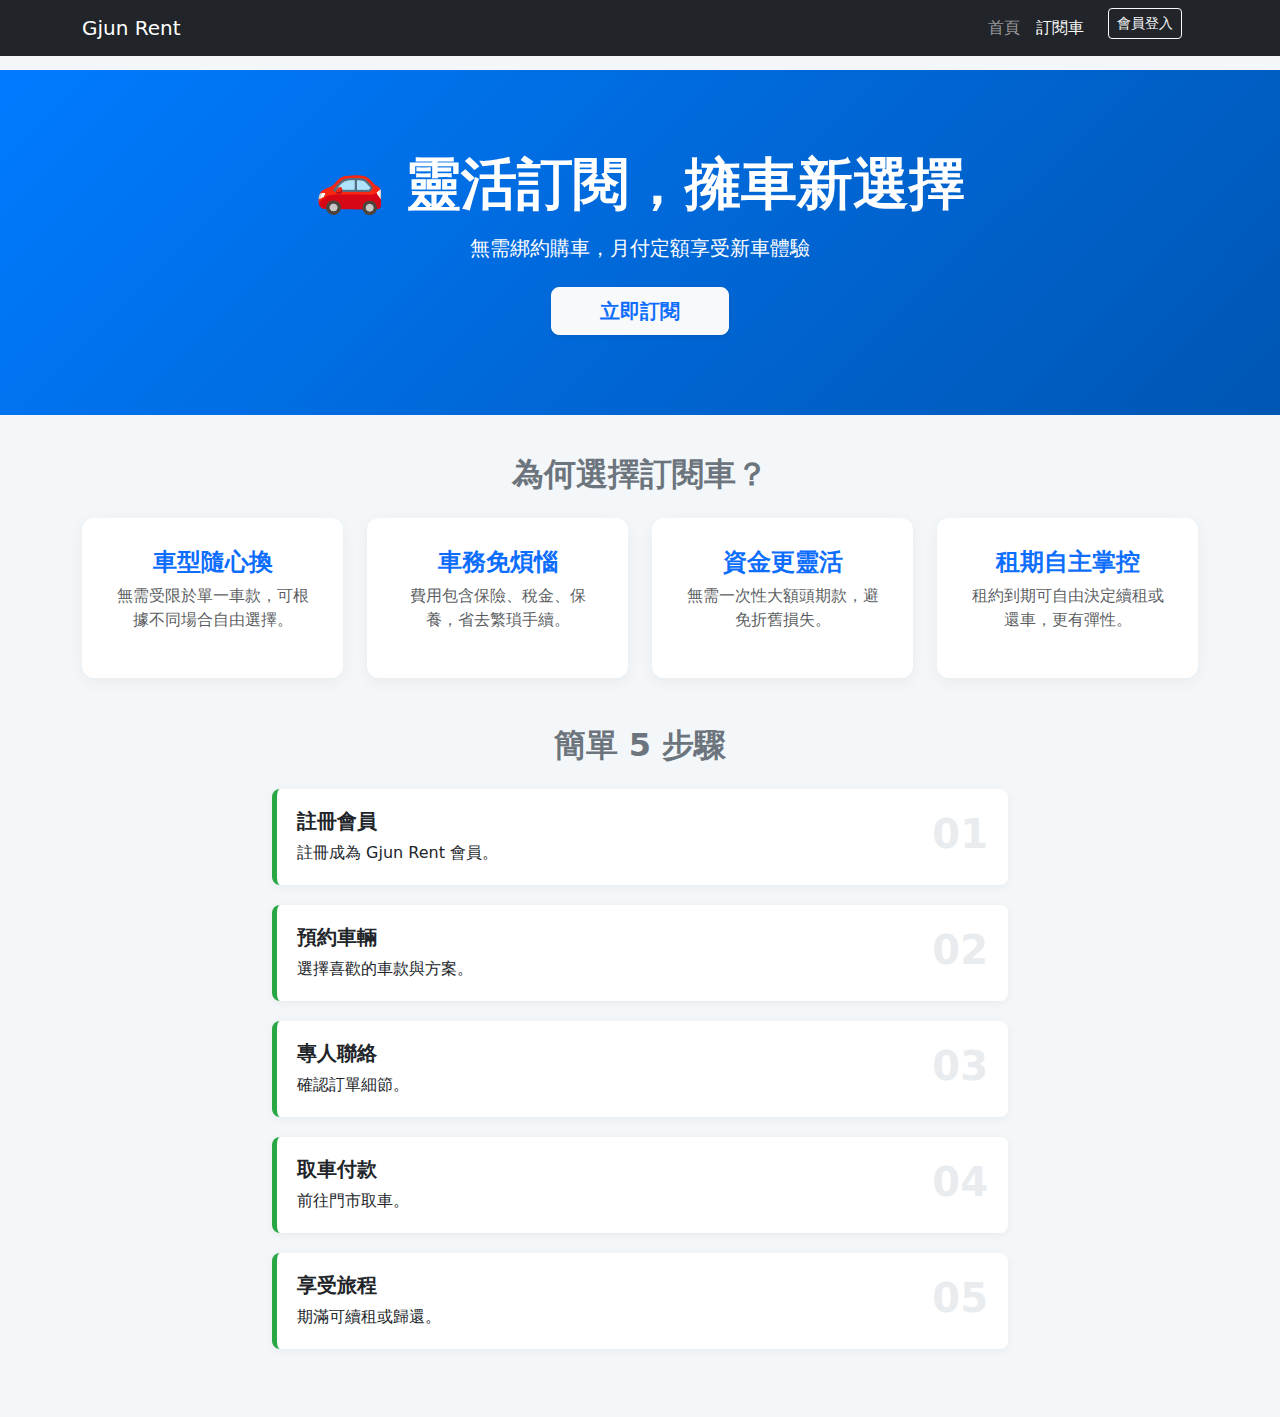
<file: frontend/subscribe_intro.html>
<!DOCTYPE html>
<html lang="zh-Hant">

<head>
    <meta charset="UTF-8">
    <meta name="viewport" content="width=device-width, initial-scale=1.0">
    <title>訂閱車介紹 | Gjun Rent</title>

    <link href="https://cdn.jsdelivr.net/npm/bootstrap@5.3.3/dist/css/bootstrap.min.css" rel="stylesheet">
    <script src="https://ajax.googleapis.com/ajax/libs/jquery/3.6.3/jquery.min.js"></script>

    <style>
        body {
            padding-top: 70px;
            background-color: #f4f7f9;
        }

        .hero-section {
            background: linear-gradient(135deg, #007bff, #0056b3);
            color: white;
            padding: 80px 0;
            text-align: center;
            margin-bottom: 40px;
        }

        .feature-box {
            background: white;
            padding: 30px;
            border-radius: 12px;
            box-shadow: 0 4px 15px rgba(0, 0, 0, 0.05);
            height: 100%;
            text-align: center;
            transition: transform 0.2s;
        }

        .feature-box:hover {
            transform: translateY(-5px);
        }

        .step-card {
            background: white;
            border-left: 5px solid #28a745;
            padding: 20px;
            margin-bottom: 20px;
            border-radius: 8px;
            box-shadow: 0 2px 8px rgba(0, 0, 0, 0.05);
            position: relative;
        }

        .step-num {
            position: absolute;
            right: 20px;
            top: 15px;
            font-size: 40px;
            color: #e9ecef;
            font-weight: bold;
        }
    </style>
</head>

<body>

    <nav class="navbar navbar-expand-lg navbar-dark bg-dark fixed-top">
        <div class="container">
            <a class="navbar-brand" href="index.html">Gjun Rent</a>
            <div class="collapse navbar-collapse">
                <ul class="navbar-nav ms-auto">
                    <li class="nav-item"><a class="nav-link" href="index.html">首頁</a></li>
                    <li class="nav-item"><a class="nav-link active" href="subscribe_intro.html">訂閱車</a></li>

                    <li class="nav-item"><button class="btn btn-outline-light btn-sm ms-3" id="myorderbtn"
                            style="display:none;" onclick="goMyOrder()">我的訂單</button></li>
                    <li class="nav-item"><button class="btn btn-outline-light btn-sm ms-3" id="memberCenterBtn"
                            style="display:none;" onclick="location.href='member.html'">會員中心</button></li>
                    <li class="nav-item"><button class="btn btn-outline-light btn-sm ms-3" id="loginout"
                            data-bs-toggle="modal" data-bs-target="#loginModal">會員登入</button></li>
                    <li class="nav-item ms-3 d-flex align-items-center"><span id="welcome-message"
                            class="text-warning fw-bold"></span></li>
                </ul>
            </div>
        </div>
    </nav>

    <header class="hero-section">
        <div class="container">
            <h1 class="fw-bold display-4 mb-3">🚗 靈活訂閱，擁車新選擇</h1>
            <p class="lead mb-4">無需綁約購車，月付定額享受新車體驗</p>
            <a href="subscribe.html" class="btn btn-light btn-lg fw-bold text-primary px-5 shadow-sm">立即訂閱</a>
        </div>
    </header>

    <div class="container mb-5">
        <h2 class="text-center mb-4 fw-bold text-secondary">為何選擇訂閱車？</h2>
        <div class="row g-4 mb-5">
            <div class="col-md-3">
                <div class="feature-box">
                    <h4 class="fw-bold text-primary">車型隨心換</h4>
                    <p class="text-muted">無需受限於單一車款，可根據不同場合自由選擇。</p>
                </div>
            </div>
            <div class="col-md-3">
                <div class="feature-box">
                    <h4 class="fw-bold text-primary">車務免煩惱</h4>
                    <p class="text-muted">費用包含保險、稅金、保養，省去繁瑣手續。</p>
                </div>
            </div>
            <div class="col-md-3">
                <div class="feature-box">
                    <h4 class="fw-bold text-primary">資金更靈活</h4>
                    <p class="text-muted">無需一次性大額頭期款，避免折舊損失。</p>
                </div>
            </div>
            <div class="col-md-3">
                <div class="feature-box">
                    <h4 class="fw-bold text-primary">租期自主掌控</h4>
                    <p class="text-muted">租約到期可自由決定續租或還車，更有彈性。</p>
                </div>
            </div>
        </div>

        <div class="row justify-content-center">
            <div class="col-lg-8">
                <h2 class="text-center mb-4 fw-bold text-secondary">簡單 5 步驟</h2>
                <div class="step-card"><span class="step-num">01</span>
                    <h5 class="fw-bold">註冊會員</h5>
                    <p class="mb-0">註冊成為 Gjun Rent 會員。</p>
                </div>
                <div class="step-card"><span class="step-num">02</span>
                    <h5 class="fw-bold">預約車輛</h5>
                    <p class="mb-0">選擇喜歡的車款與方案。</p>
                </div>
                <div class="step-card"><span class="step-num">03</span>
                    <h5 class="fw-bold">專人聯絡</h5>
                    <p class="mb-0">確認訂單細節。</p>
                </div>
                <div class="step-card"><span class="step-num">04</span>
                    <h5 class="fw-bold">取車付款</h5>
                    <p class="mb-0">前往門市取車。</p>
                </div>
                <div class="step-card"><span class="step-num">05</span>
                    <h5 class="fw-bold">享受旅程</h5>
                    <p class="mb-0">期滿可續租或歸還。</p>
                </div>
            </div>
        </div>
    </div>

    <div class="modal fade" id="loginModal" tabindex="-1">
        <div class="modal-dialog">
            <div class="modal-content">
                <div class="modal-header">
                    <h5 class="modal-title">會員登入</h5><button class="btn-close" data-bs-dismiss="modal"></button>
                </div>
                <div class="modal-body">
                    <form id="loginForm" onsubmit="return false;">
                        <div class="mb-3"><label class="form-label">帳號</label><input type="text" class="form-control"
                                id="username" required></div>
                        <div class="mb-3"><label class="form-label">密碼</label><input type="password"
                                class="form-control" id="password" required></div>
                    </form>
                </div>
                <div class="modal-footer justify-content-between">
                    <a href="register.html">註冊</a><button class="btn btn-primary" id="login">登入</button>
                </div>
            </div>
        </div>
    </div>

    <script src="https://cdn.jsdelivr.net/npm/bootstrap@5.3.3/dist/js/bootstrap.bundle.min.js"></script>
    <script src="js/member.js"></script>
</body>

</html>
</file>
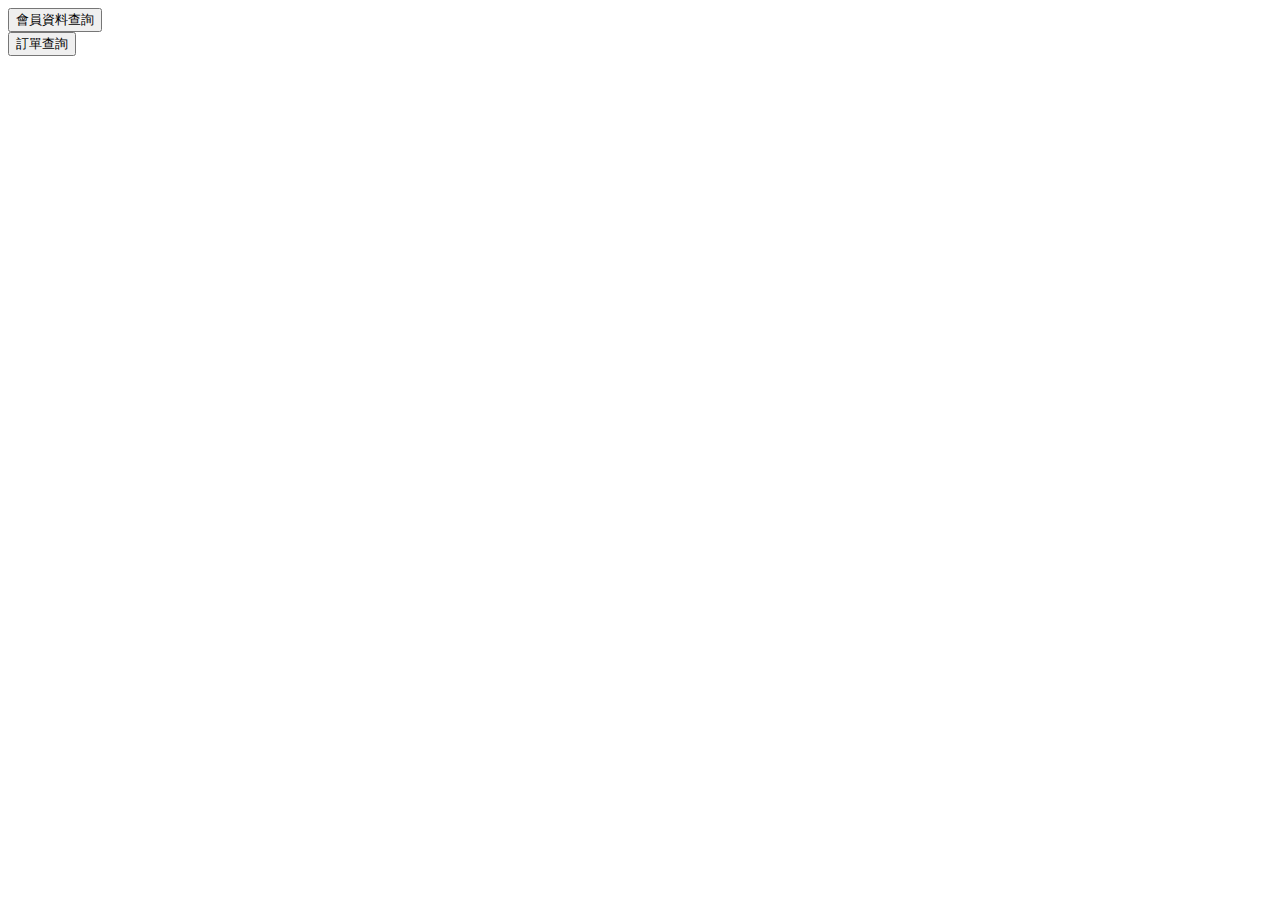
<file: backend/src/main/resources/static/employee.html>
<!DOCTYPE html>
<html>
<head>
<meta charset="UTF-8">
<title>員工系統</title>
<script src="https://ajax.googleapis.com/ajax/libs/jquery/3.6.3/jquery.min.js"></script>
</head>
<body>
	<button id="searchmember-emp" onclick="location.href='membermanagement.html'">會員資料查詢</button><br/>
	<button id="searchorder-emp">訂單查詢</button><br/>
	
	<script src="js/employee.js"></script>
</body>
</html>
</file>
<file: frontend/css/subscribe.css>
/* ===== General ===== */
body {
    margin: 0;
    padding: 0;
    font-family: "Microsoft JhengHei", sans-serif;
    background: #f3f4f6;
}


/* Step Layout */
.step {
    display: none;
    padding: 50px 0;
}

.step.active {
    display: block;
}

.step-title {
    text-align: center;
    font-size: 30px;
    font-weight: 700;
    margin-bottom: 35px;
    color: #111;
}



/* ===== Filters ===== */
.filters {
    display: flex;
    justify-content: center;
    gap: 18px;
    margin-bottom: 35px;
}

.filters select,
.filters button {
    padding: 12px 16px;
    font-size: 15px;
    border-radius: 8px;
    border: 1px solid #ccc;
    background: white;
}

#searchBtn {
    background: #111;
    color: white;
    border: none;
    cursor: pointer;
    transition: 0.2s;
}

#searchBtn:hover {
    background: #333;
}



/* ===== Carousel ===== */
.carousel-container {
    width: 100%;
    max-width: 1280px;
    margin: 0 auto;
    position: relative;
}

.carousel-window {
    overflow: hidden;
    width: 100%;
}

.carousel-track {
    display: flex;
    gap: 40px;
    transition: transform 0.4s ease-in-out;
}



/* ===== Car Card ===== */
.car-card {
    width: 320px;
    background: white;
    padding: 18px;
    border-radius: 14px;
    box-shadow: 0 4px 15px rgba(0,0,0,0.10);
    text-align: center;
    transition: 0.25s;
}

.car-card:hover {
    transform: translateY(-6px);
    box-shadow: 0 10px 25px rgba(0,0,0,0.18);
}

.car-card img {
    width: 100%;
    height: 200px;
    object-fit: cover;
    border-radius: 12px;
    margin-bottom: 15px;
}


/* 確認選擇Button */
.car-card button {
    width: 100%;
    padding: 12px;
    background: #d60000;
    border: none;
    color: white;
    border-radius: 10px;
    font-size: 17px;
    cursor: pointer;
    margin-top: 10px;
}

.car-card button:hover {
    background: #a80000;
}



/* ===== Carousel Arrows ===== */
.carousel-btn {
    position: absolute;
    top: 50%;
    transform: translateY(-50%);
    background: white;
    border: none;
    font-size: 30px;
    width: 50px;
    height: 50px;
    border-radius: 50%;
    box-shadow: 0 5px 14px rgba(0,0,0,0.15);
    cursor: pointer;
    transition: 0.2s ease;
    z-index: 10;
}

.carousel-btn:hover {
    background: #f5f5f5;
}

.carousel-btn.left {
    left: -25px;
}

.carousel-btn.right {
    right: -25px;
}



/* ===== Tabs ===== */
.tabs {
    display: flex;
    justify-content: center;
    gap: 20px;
    margin-bottom: 25px;
}

.tab {
    padding: 12px 24px;
    border: none;
    background: #dadada;
    cursor: pointer;
    border-radius: 8px;
    font-size: 15px;
    transition: 0.25s;
}

.tab:hover {
    background: #ccc;
}

.tab.active {
    background: #d60000;
    color: white;
}

.tab-content {
    max-width: 950px;
    margin: 0 auto;
    background: white;
    padding: 30px;
    border-radius: 14px;
    box-shadow: 0 5px 15px rgba(0,0,0,0.12);
}



/* ===== Step 3 Layout ===== */
.summary-container {
    max-width: 1200px;
    margin: 0 auto;
    display: flex;
    gap: 40px;
}

.left-box,
.right-box {
    flex: 1;
    padding: 28px;
    background: #111;
    color: white;
    border-radius: 14px;
}

.car-img {
    width: 300px;
    display: block;
    margin: 0 auto 18px auto;
    border-radius: 12px;
}

.left-box input,
.left-box select {
    width: 100%;
    padding: 10px;
    margin-top: 10px;
    margin-bottom: 18px;
    border: none;
    border-radius: 8px;
}




.buttons-row {
    max-width: 1200px;
    margin: 30px auto 0 auto;
    display: flex;
    justify-content: flex-end;
    gap: 15px;
}

.gray-btn, .red-btn {
    padding: 12px 30px;
    border-radius: 10px;
    border: none;
    cursor: pointer;
    font-size: 17px;
}

.gray-btn {
    background: #656565;
    color: white;
}

.gray-btn:hover {
    background: #444;
}

.red-btn {
    background: #d60000;
    color: white;
}

.red-btn:hover {
    background: #af0000;
}

.fixed-next {
    position: fixed;
    bottom: 40px;
    right: 40px;
}

.fixed-back {
    position: fixed;
    bottom: 40px;
    right: 200px;
}

/* 下拉式選單 */
/* Header 佈局 */
.header {
    display: flex;
    justify-content: space-between;
    align-items: center;
    padding: 10px 20px;
    background-color: #333;
    color: white;
}

.navbar {
    position: relative;
}

/* 下拉按鈕 */
.dropbtn {
    background-color: #444;
    color: white;
    padding: 10px 16px;
    font-size: 16px;
    border: none;
    cursor: pointer;
    border-radius: 5px;
}

.dropbtn:hover {
    background-color: #555;
}

/* Dropdown 容器 */
.dropdown {
    position: relative;
    display: inline-block;
}

/* 下拉內容 */
.dropdown-content {
    display: none;
    position: absolute;
    background-color: #f9f9f9;
    min-width: 160px;
    box-shadow: 0px 8px 16px rgba(0,0,0,0.2);
    border-radius: 5px;
    overflow: hidden;
    z-index: 1;
}

.dropdown-content a {
    color: black;
    padding: 12px 16px;
    text-decoration: none;
    display: block;
}

.dropdown-content a:hover {
    background-color: #f1f1f1;
}

/* 滑鼠移過去展開 */
.dropdown:hover .dropdown-content {
    display: block;
}

.dropdown:hover .dropbtn {
    background-color: #555;
}
</file>
